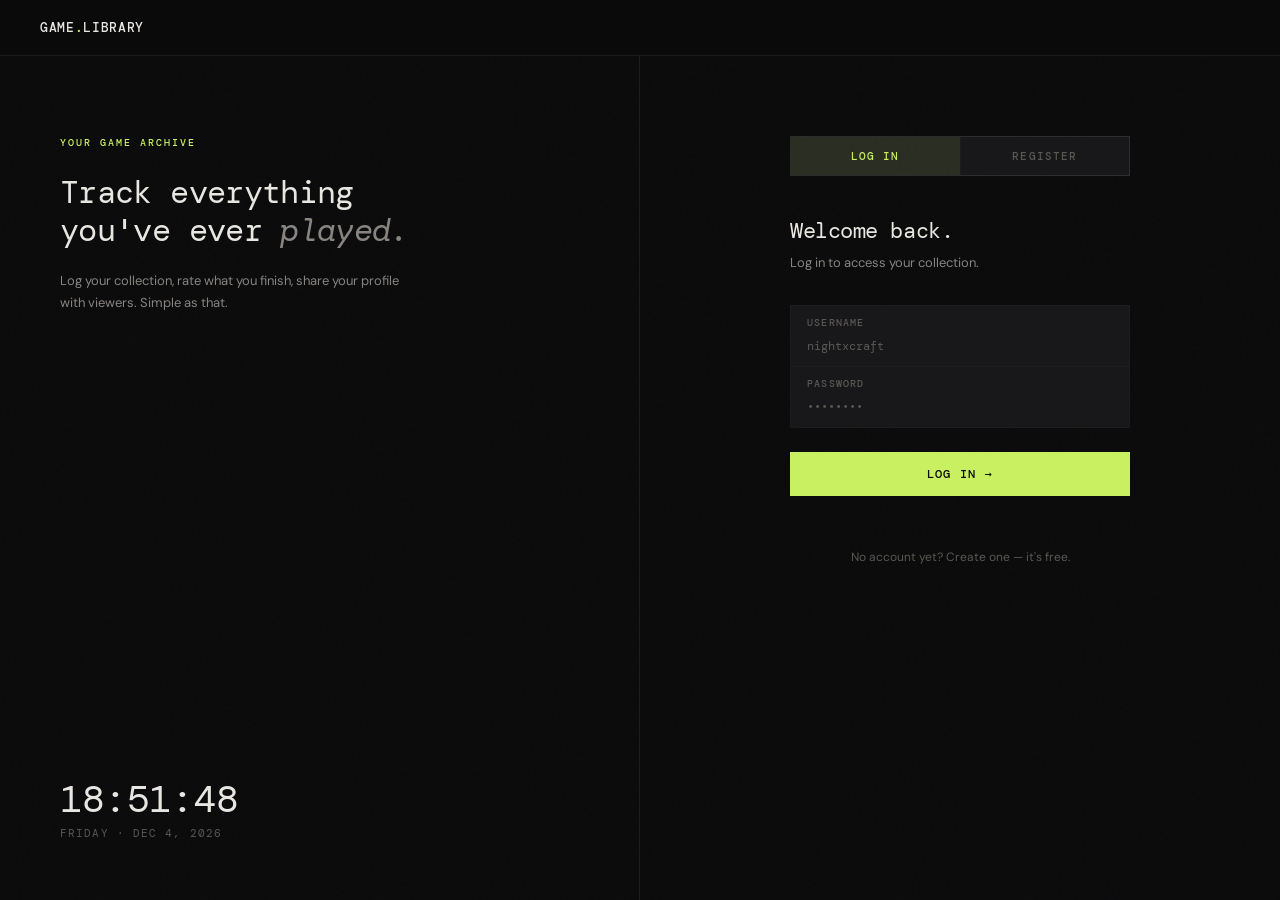
<file: frontend/index.html>
<!DOCTYPE html>
<html lang="en">
<head>
    <link rel="icon" href="data:image/svg+xml,<svg xmlns='http://www.w3.org/2000/svg' viewBox='0 0 100 100'><text y='.9em' font-size='90'>➜]</text></svg>">
    <meta charset="UTF-8">
    <meta name="viewport" content="width=device-width, initial-scale=1.0">
    <title>Game Library</title>

    <link rel="preconnect" href="https://fonts.googleapis.com">
    <link rel="preconnect" href="https://fonts.gstatic.com" crossorigin>
    <link href="https://fonts.googleapis.com/css2?family=DM+Mono:ital,wght@0,400;0,500;1,400&family=DM+Sans:wght@300;400;500;700&display=swap" rel="stylesheet">
    <link rel="stylesheet" href="./css/index.css">
    <link rel="stylesheet" href="css/main.css">
</head>
<body>
    
    <nav>
        <a class="nav-logo" href="#">game<span>.</span>Library</a>
    </nav>

    <div class="auth-layout">
        <div class="auth-left">
            <div class="left-grid"></div>
            <div class="left-inner">
                <div class="left-eyebrow">Your game archive</div>
                <div class="left-headline">Track everything<br>you've ever <em>played.</em></div>
                <div class="left-desc">Log your collection, rate what you finish, share your profile with viewers. Simple as that.</div>
                <div class="clock-wrap">
                    <div id="clock"></div>
                    <div id="date"></div>
                </div>
            </div>
        </div>

        <div class="auth-right">
            <div class="form-wrap">
                
                <div class="auth-tabs">
                    <button class="auth-tab active" id="tab-login">Log in</button>
                    <button class="auth-tab" id="tab-register">Register</button>
                </div>

                <!-- LOGIN -->
                <div class="auth-form visible" id="form-login">
                    <div class="form-title">Welcome back.</div>
                    <div class="form-sub">Log in to access your collection.</div>
                    <div class="field-group">
                        <div class="field">
                            <div class="field-label">Username</div>
                            <input class="field-input" type="text" id="username" placeholder="nightxcraft" autocomplete="username">
                        </div>
                        <div class="field">
                            <div class="field-label">Password</div>
                            <input class="field-input" type="password" id="password" placeholder="••••••••" autocomplete="current-password">
                        </div>
                    </div>
                    <button class="btn-submit" id="submitBtn" onclick="handleSubmit()">Log in →</button>
                    <div class="message" id="message"></div>
                    <div class="form-hint">No account yet? <a id="go-register">Create one — it's free.</a></div>
                </div>

                <!-- REGISTER -->
                 <div class="auth-form" id="form-register">
                    <div class="form-title">Create account.</div>
                    <div class="form-sub">Your archive starts here.</div>
                    <div class="field-group">
                        <div class="field">
                            <div class="field-label">Username</div>
                            <input class="field-input" type="text" id="reg-username" placeholder="nightxcraft" autocomplete="username">
                        </div>
                        <div class="field">
                            <div class="field-label">Email</div>
                            <input class="field-input" type="email" id="email" placeholder="you@example.com" autocomplete="email">
                        </div>
                        <div class="field">
                            <div class="field-label">Password</div>
                            <input class="field-input" type="password" id="reg-password" placeholder="••••••••" autocomplete="new-password">
                        </div>
                    </div>
                    <div class="strength-bar">
                        <div class="strength-seg" id="seg1"></div>
                        <div class="strength-seg" id="seg2"></div>
                        <div class="strength-seg" id="seg3"></div>
                    </div>
                    <div class="strength-label" id="strength-label"></div>
                    <button class="btn-submit" onclick="handleRegister()">Create account →</button>
                    <div class="message" id="message-reg"></div>
                    <div class="form-hint">Already have an account? <a id="go-login">Log in.</a></div>
                 </div>

            </div>
        </div>
    </div>

    <script src="./js/index.js"></script>
</body>
</html>
</file>
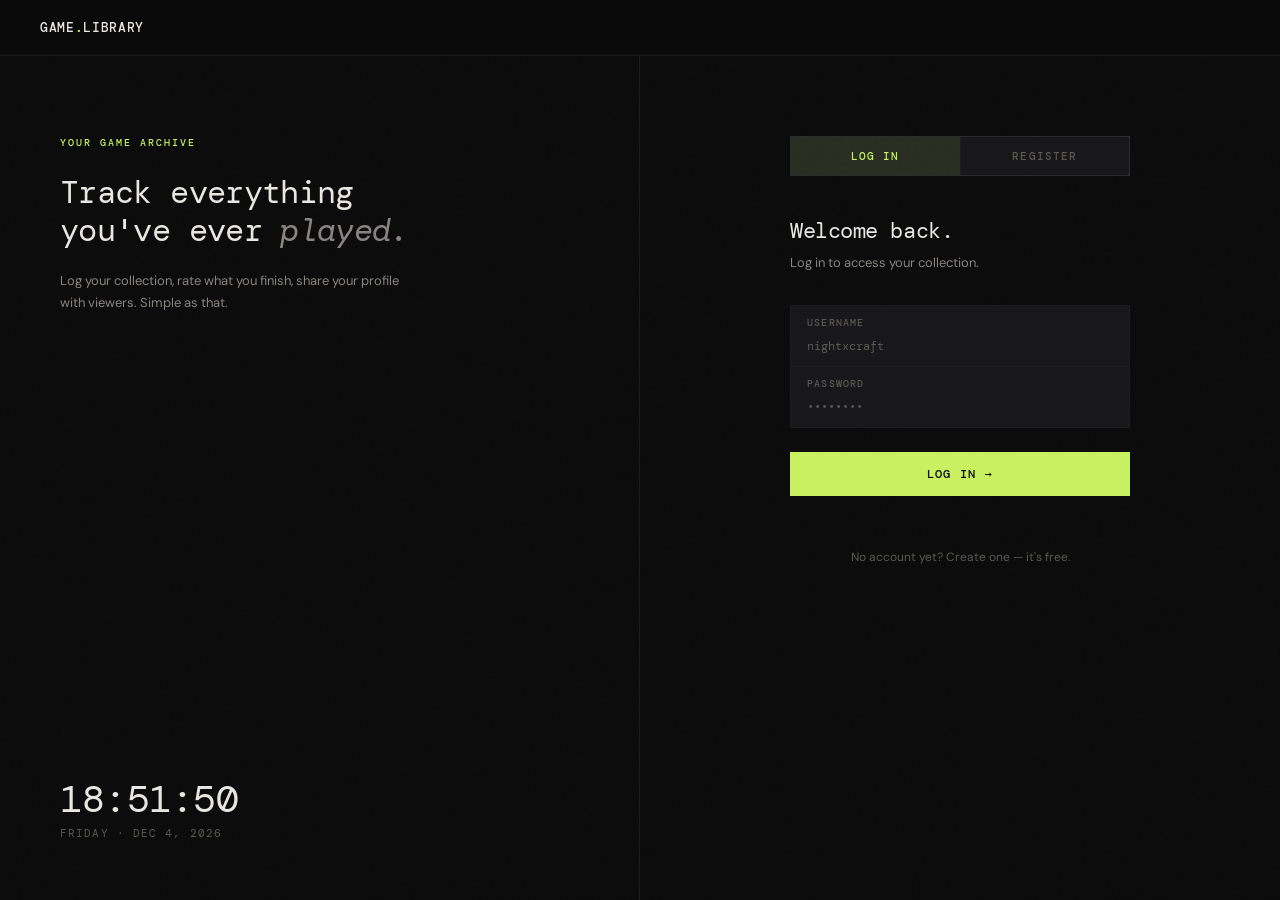
<file: frontend/games.html>
<!DOCTYPE html>
<html lang="en">
<head>
    <link rel="icon" href="data:image/svg+xml,<svg xmlns='http://www.w3.org/2000/svg' viewBox='0 0 100 100'><text y='.9em' font-size='90'>🎮</text></svg>">
    <meta charset="UTF-8">
    <meta name="viewport" content="width=device-width, initial-scale=1.0">
    <title>game.Library</title>
    <link rel="preconnect" href="https://fonts.googleapis.com">
    <link rel="preconnect" href="https://fonts.gstatic.com" crossorigin>
    <link href="https://fonts.googleapis.com/css2?family=DM+Mono:ital,wght@0,400;0,500;1,400&family=DM+Sans:wght@300;400;500;700&display=swap" rel="stylesheet">
    <link rel="stylesheet" href="css/main.css">
    <link rel="stylesheet" href="css/games.css">
</head>
<body>

    <div id="progress-bar"></div>

    <nav>
        <a class="nav-logo" href="#">game<span>.</span>library</a>
        <div class="nav-links">
            <a href="games.html" class="active">Library</a>
        </div>
        <div class="nav-right">
            <button onclick="window.location.href='profile.html'">Profile</button>
            <button onclick="logout()">Logout</button>
        </div>
    </nav>

    <div class="container">

        <!-- ADD GAME -->
         <div class="add-game">
            <div class="add-game-title">Add game</div>
            <div class="add-row">
                <div style="position: relative; flex: 1; min-width: 0;">
                    <input type="text" id="gameTitle" class="add-input" placeholder="Search title or paste link…"
                    oninput="searchGames(this.value)" onclick="searchGames(this.value)">
                    <div id="search-result" class="search-dropdown"></div>
                </div>
                <!--
                <select class="add-select" id="gameStatus">
                    <option value="PLANNED">Planned</option>
                    <option value="PLAYING">Playing</option>
                    <option value="COMPLETED">Completed</option>
                    <option value="DROPPED">Dropped</option>
                </select>
                -->
                <button class="btn-add" onclick="addGame()">Add</button>
                <button class="btn-manual" onclick="showManualForm()">Manual</button>
            </div>

            <!-- Manual form -->
             <div id="manual-form" style="display: none; margin-top: 1px;">
                <div class="add-row">
                    <select id="gameGenre" class="add-select" style="flex: 1;">
                            <option value="">Genre…</option>
                                <option>Action</option>
                                <option>RPG</option>
                                <option>Strategy</option>
                                <option>Simulator</option>
                                <option>Sports</option>
                                <option>Puzzle</option>
                                <option>Shooter</option>
                                <option>Other</option>
                            </select>
                    <select id="gamePlatform" class="add-select" style="flex: 1;">
                        <option value="">Platform…</option>
                        <option>PC</option>
                        <option>PlayStation 5</option>
                        <option>PlayStation 4</option>
                        <option>Xbox Series X|S</option>
                        <option>Nintendo Switch</option>
                        <option>Other</option>
                    </select>
                    <input type="number" id="gameYear" class="add-input" placeholder="Year" readonly
                        style="cursor: default;">
                    <select id="gameStatusManual" class="add-select" style="flex: none;">
                        <option value="PLANNED">Planned</option>
                        <option value="PLAYING">Playing</option>
                        <option value="COMPLETED">Completed</option>
                        <option value="DROPPED">Dropped</option>
                    </select>
                </div>
             </div>
         </div>

         <!-- TOOLBAR -->
          <div class="toolbar">
            <div class="toolbar-left">
                <input type="text" id="library-search" class="library-search" placeholder="Search in library…"
                oninput="searchLibrary(this.value)">
            </div>
            <div class="toolbar-right">
                <select class="sort-select" onchange="sortGames(this.value)">
                    <option value="">Sort by…</option>
                    <option value="title">Name</option>
                    <option value="rating">Rating</option>
                    <option value="status">Status</option>
                </select>
            </div>
          </div>

          <!-- FILTERS desktop -->
           <div class="filter-buttons-desktop filter-row">
            <button id="filter-ALL" class="filter-btn active" onclick="filterGames('ALL')">All</button>
            <button id="filter-PLANNED" class="filter-btn" onclick="filterGames('PLANNED')">Planned</button>
            <button id="filter-PLAYING" class="filter-btn" onclick="filterGames('PLAYING')">Playing</button>
            <button id="filter-DROPPED" class="filter-btn" onclick="filterGames('DROPPED')">Dropped</button>
            <button id="filter-COMPLETED" class="filter-btn" onclick="filterGames('COMPLETED')">Completed</button>
           </div>

           <!-- FILTERS mobile -->
           <div class="filter-buttons-mobile">
            <select class="add-select" style="width: 100%;" onchange="filterGames(this.value)">
                <option value="ALL">All</option>
                <option value="PLANNED">Planned</option>
                <option value="PLAYING">Playing</option>
                <option value="DROPPED">Dropped</option>
                <option value="COMPLETED">Completed</option>
            </select>
           </div>

           <!-- GRID -->
            <div class="games-grid" id="gamesGrid">
                <div class="empty">Loading your games…</div>
            </div>
            <div id="pagination" style="display: flex; align-items: center; justify-content: center; gap: 16px; padding: 24px 0;"></div>
    </div>

    <!-- OVERLAY -->
     <div id="overlay" onclick="closeSidebar()"></div>

     <!-- SIDEBAR -->
      <div id="sidebar" class="sidebar">
        <div id="sidebar-banner" class="sidebar-banner">
            <div class="sidebar-banner-fade"></div>
        </div>

        <div class="sidebar-header">
            <h2 id="sidebar-title" class="sidebar-title"></h2>
            <button onclick="closeSidebar()" class="sidebar-close">✕</button>
        </div>

        <div id="sidebar-meta" class="sidebar-meta"></div>
        <div id="sidebar-status"></div>

        <select id="status-select" onchange="updateStatus(this.value)" class="status-select">
            <option value="PLANNED">Planned</option>
            <option value="PLAYING">Playing</option>
            <option value="COMPLETED">Completed</option>
            <option value="DROPPED">Dropped</option>
        </select>

        <hr class="sidebar-divider">
        <h3 class="sidebar-section-title">PlayTime</h3>
        <div id="Playtime">
            <div class="add-row">
                <input type="text" id="addPlaytime" placeholder="hours" class="add-input">
                <button onclick="addPlaytime()" class="btn-save-review">Add time</button>
            </div>
        </div>
        <h3 class="sidebar-section-title">Review</h3>
        <div id="sidebar-reviews"></div>
      </div>

      <!-- BACK TO TOP -->
        <button id="back-to-top" onclick="window.scrollTo({top:0, behavior:'smooth'})">↑</button>

      <!-- CONFIRM DIALOG -->
        <div id="confirm-dialog">
            <div class="confirm-box">
                <p>Are you sure you want to delete this game?</p>
                <div class="confirm-actions">
                    <button class="btn-confirm-yes" id="confirm-yes">Delete</button>
                    <button class="btn-confirm-no" id="confirm-no">Cancel</button>
                </div>
            </div>
        </div>

        <script src="./js/auth.js"></script>
        <script src="./js/games.js"></script>
</body>
</html>
</file>
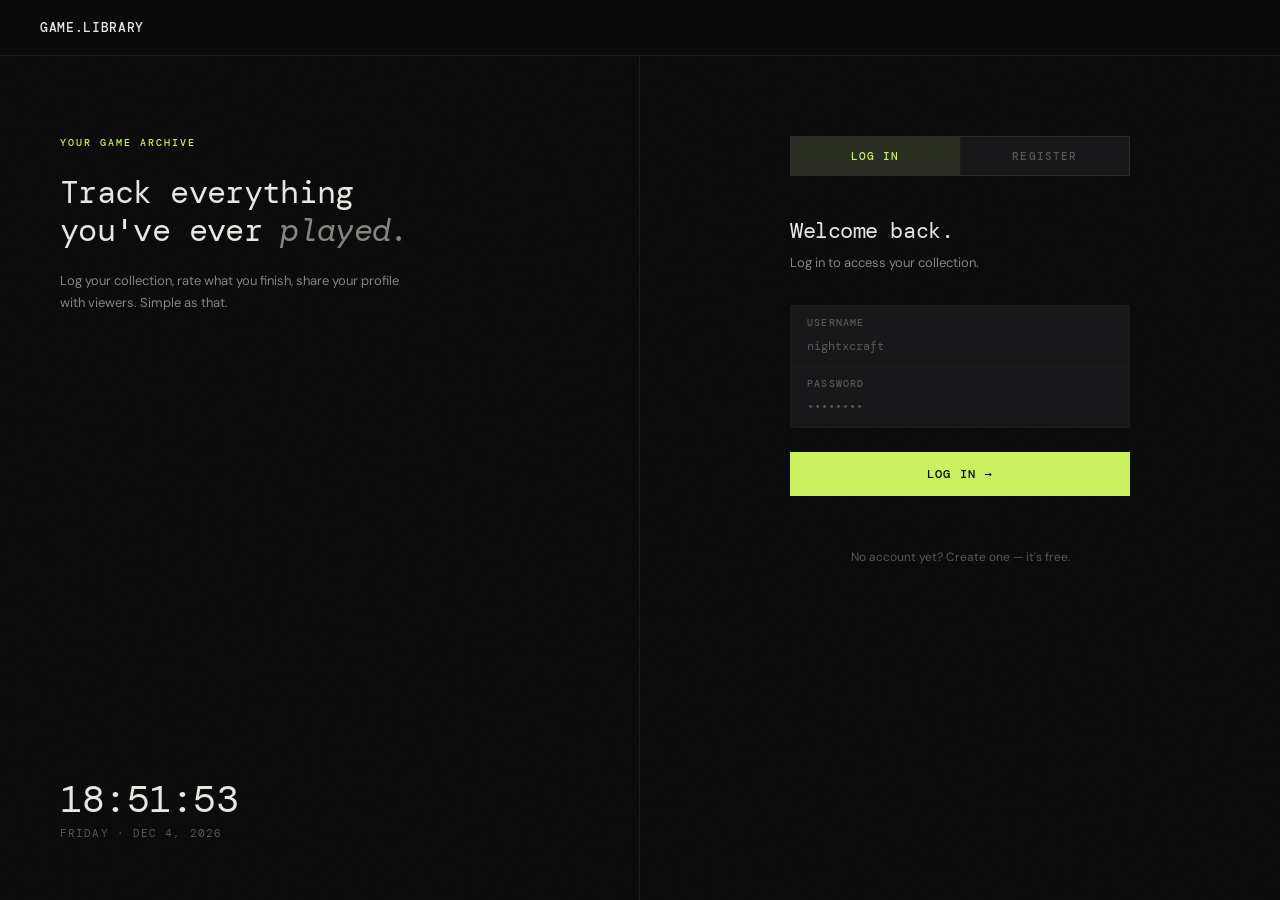
<file: frontend/profile.html>
<!DOCTYPE html>
<html lang="en">

<head>
    <link rel="icon"
        href="data:image/svg+xml,<svg xmlns='http://www.w3.org/2000/svg' viewBox='0 0 100 100'><text y='.9em' font-size='90'>👤</text></svg>">
    <meta charset="UTF-8">
    <meta name="viewport" content="width=device-width, initial-scale=1.0">
    <title>game.Library — Profile</title>
    <link rel="preconnect" href="https://fonts.googleapis.com">
    <link rel="preconnect" href="https://fonts.gstatic.com" crossorigin>
    <link
        href="https://fonts.googleapis.com/css2?family=DM+Mono:ital,wght@0,400;0,500;1,400&family=DM+Sans:wght@300;400;500;700&display=swap"
        rel="stylesheet">
    <link rel="stylesheet" href="css/main.css">
    <link rel="stylesheet" href="css/profile.css">
</head>

<body>
    <div id="progress-bar"></div>
    <nav>
        <a class="nav-logo" href="#">game<span>.</span>library</a>
        <div class="nav-links">
            <a href="profile.html" class="active">Profile</a>
        </div>
        <div class="nav-right">
            <div style="position: relative; display: flex; align-items: center;">
                <div id="user-search-wrap" class="search-wrap">
                    <input 
                        type="text" 
                        id="user-search" 
                        class="library-search" 
                        placeholder="Search users…"
                        oninput="searchUsers(this.value)"
                        autocomplete="off">
                    <div id="user-search-results" class="search-results"></div>
                </div>
                <button id="search-toggle" class="search-toggle" onclick="toggleSearch()">⌕</button>
            </div>
            <button onclick="window.location.href='games.html'">Library</button>
            <button onclick="logout()">Logout</button>
        </div>
    </nav>

    <div class="container">

        <!-- PROFILE HEADER -->
        <div class="profile-header">
            <div class="profile-avatar-wrap">
                <div id="profile-avatar" class="profile-avatar">P</div>
                <div class="online-dot"></div>
            </div>
            <div class="profile-info">
                <div class="profile-handle-label">@<span id="profile-username">username</span></div>
                <div style="display: flex; align-items: center; gap: 12px;">
                    <div class="profile-name" id="profile-display-name">username</div>
                    <button id="btn-edit-displayname" class="btn-edit-name" onclick="editDisplayName()">Edit</button>
                </div>
                <div class="profile-email" id="profile-email"></div>
                <div class="profile-stats">
                    <div class="pstat">
                        <div class="pstat-n" id="count-total">0</div>
                        <div class="pstat-l">All games</div>
                    </div>
                    <div class="pstat">
                        <div class="pstat-n" id="count-completed">0</div>
                        <div class="pstat-l">Completed</div>
                    </div>
                    <div class="pstat">
                        <div class="pstat-n" id="count-playing">0</div>
                        <div class="pstat-l">Playing</div>
                    </div>
                    <div class="pstat">
                        <div class="pstat-n" id="count-planned">0</div>
                        <div class="pstat-l">Planned</div>
                    </div>
                    <div class="pstat">
                        <div class="pstat-n" id="count-dropped">0</div>
                        <div class="pstat-l">Dropped</div>
                    </div>
                </div>
            </div>
        </div>

        <!-- CURRENTLY PLAYING -->
        <div class="currently-playing" id="currently-playing" style="display:none;">
            <div class="cp-label">▶ Now playing</div>
            <div class="cp-title" id="cp-title">—</div>
            <div class="cp-sub" id="cp-sub">—</div>
        </div>

        <!-- STATS ROW -->
        <div class="section">
            <div class="section-header">
                <div class="section-title">Statistics</div>
            </div>
            <div class="stats-row">
                <div class="stat-block">
                    <div class="stat-block-n">
                        <span id="total-hours">—</span><span class="stat-block-unit">h </span>
                        <span id="total-minutes">—</span><span class="stat-block-unit">m</span>
                    </div>
                    <div class="stat-block-l">Total time played</div>
                    <div class="stat-block-sub"></div>
                </div>
                <div class="stat-block">
                    <div class="stat-block-n" id="avg-rating">—</div>
                    <div class="stat-block-l">Average score</div>
                    <div class="stat-block-sub" id="avg-rating-sub"></div>
                </div>
                <div class="stat-block">
                    <div class="stat-block-n" id="top-genre">—</div>
                    <div class="stat-block-l">Favourite genre</div>
                    <div id="top-genres" class="genre-list"></div>
                </div>
                <div class="stat-block">
                    <div class="stat-block-n"><span id="completion-rate">—</span><span class="stat-block-unit">%</span>
                    </div>
                    <div class="stat-block-l">Completion rate</div>
                    <div class="stat-block-sub" id="completion-sub"></div>
                </div>
            </div>
        </div>
        <!-- RECENT ACTIVITY -->
        <div class="section">
            <div class="section-header">
                <div class="section-title">Recent reviews</div>
            </div>
            <div id="last-reviews" class="recent-list"></div>
        </div>

    </div>

    <script src="js/auth.js"></script>
    <script src="js/profile.js"></script>
</body>

</html>
</file>
<file: frontend/css/index.css>
*,
*::before,
*::after {
    box-sizing: border-box;
    margin: 0;
    padding: 0;
}

:root {
    --bg: #0b0b0c;
    --surface: #111113;
    --surface2: #18181b;
    --surface3: #1e1e22;
    --border: rgba(255, 255, 255, 0.07);
    --border-strong: rgba(255, 255, 255, 0.14);
    --accent: #c8f060;
    --accent-dim: rgba(200, 240, 96, 0.08);
    --text: #e8e6e0;
    --text-muted: #5a5852;
    --text-sub: #888480;
    --error: #f06060;
    --font-mono: 'DM Mono', monospace;
    --font-ui: 'DM Sans', sans-serif;
}

html,
body {
    height: 100%;
    background: var(--bg);
    color: var(--text);
    font-family: var(--font-ui);
    font-size: 16px;
}

body::before {
    content: '';
    position: fixed;
    inset: 0;
    background-image: url("data:image/svg+xml,%3Csvg viewBox='0 0 256 256' xmlns='http://www.w3.org/2000/svg'%3E%3Cfilter id='n'%3E%3CfeTurbulence type='fractalNoise' baseFrequency='0.9' numOctaves='4' stitchTiles='stitch'/%3E%3C/filter%3E%3Crect width='100%25' height='100%25' filter='url(%23n)' opacity='0.04'/%3E%3C/svg%3E");
    opacity: 0.4;
    pointer-events: none;
    z-index: 0;
}

nav {
    position: fixed;
    top: 0;
    left: 0;
    right: 0;
    z-index: 100;
    display: flex;
    align-items: center;
    padding: 0 40px;
    height: 56px;
    border-bottom: 1px solid var(--border);
    background: rgba(11, 11, 12, 0.9);
    backdrop-filter: blur(12px);
}

.nav-logo {
    font-family: var(--font-mono);
    font-weight: 500;
    font-size: 13px;
    letter-spacing: 0.05em;
    color: var(--text);
    text-decoration: none;
}

.nav-logo span {
    color: var(--accent);
}

.auth-layout {
    position: relative;
    z-index: 1;
    min-height: 100vh;
    display: grid;
    grid-template-columns: 1fr 1fr;
}

.auth-left {
    border-right: 1px solid var(--border);
    padding-top: 56px;
    display: flex; flex-direction: column;
    position: relative; overflow: hidden;
}

.auth-grid {
    position: absolute; inset: 0;
    background-image: 
        repeating-linear-gradient(0deg, transparent, transparent 79px, rgba(255,255,255,0.02) 79px, rgba(255,255,255,0.02) 80px),
        repeating-linear-gradient(90deg, transparent, transparent 79px, rgba(255,255,255,0.02) 79px, rgba(255,255,255,0.02) 80px);
    pointer-events: none;
}

.left-inner {
    flex: 1; display: flex; flex-direction: column;
    justify-content: flex-start;
    padding: 80px 60px 60px;
}

.left-eyebrow {
    font-family: var(--font-mono); font-size: 10px; font-weight: 500;
    letter-spacing: 0.2em; text-transform: uppercase;
    color: var(--accent); margin-bottom: 24px;
}

.left-headline {
    font-family: var(--font-mono); font-size: 32px; font-weight: 400;
    line-height: 1.2; color: var(--text); letter-spacing: -0.02em; margin-bottom: 20px;
}

.left-headline em {
    font-style: italic; color: var(--text-sub);
}

.left-desc {
    font-size: 13px; color: var(--text-sub); line-height: 1.7;
    max-width: 340px; margin-bottom: 48px;
}

.clock-wrap {
    margin-top: auto; padding-top: 60px;
}

#clock {
    font-family: var(--font-mono); font-size: 38px; font-weight: 400;
    color: var(--text); letter-spacing: -0.02em; line-height: 1;
}

#date {
    font-family: var(--font-mono); font-size: 11px; color: var(--text-muted);
    letter-spacing: 0.1em; text-transform: uppercase; margin-top: 8px;
}

.auth-right {
    padding-top: 56px; display: flex; flex-direction: column;
}

.form-wrap {
    flex: 1; display: flex; flex-direction: column;
    justify-content: flex-start; padding: 80px 80px 60px;
    max-width: 500px;
    margin: 0 auto;
    width: 100%;
}

.auth-tabs {
    display: flex; gap: 1px; background: var(--border);
    margin-bottom: 40px; border: 1px solid var(--border);
}

.auth-tab {
    flex: 1; font-family: var(--font-mono); font-size: 11px; font-weight: 500;
    letter-spacing: 0.1em; text-transform: uppercase;
    background: var(--surface2); color: var(--text-muted);
    border: none; padding: 12px; cursor: pointer;
    transition: color 0.15s, background 0.15s;
}

.auth-tab:hover {
    color: var(--text);
}
.auth-tab.active {
    background: var(--accent-dim); color: var(--accent);
}

.auth-form {
    display: none; flex-direction: column;
}
.auth-form.visible {
    display: flex; animation: fadeUp 0.25s ease both;
}

.form-title {
    font-family: var(--font-mono); font-size: 22px; font-weight: 400;
    color: var(--text); letter-spacing: -0.02em; margin-bottom: 8px;
}

.form-sub {
    font-size: 13px; color: var(--text-sub); margin-bottom: 32px; line-height: 1.5;
}

.field-group {
    border: 1px solid var(--border); margin-bottom: 20px;
    transition: border-color 0.15s;
}

.field-group:focus-within {
    border-color: rgba(200, 240, 96, 0.25);
}
.field {
    display: flex; 
    flex-direction: column;
}
.field + .field {
    border-top: 1px solid var(--border);
}
.field-label {
    font-family: var(--font-mono); font-size: 10px; font-weight: 500;
    letter-spacing: 0.12em; text-transform: uppercase;
    color: var(--text-muted); padding: 10px 16px 0;
    background: var(--surface2);
    transition: color 0.15s;
}

.field-group:focus-within .field-label { color: var(--text-sub);}
.field-input {
    font-family: var(--font-mono); font-size: 13px;
    background: var(--surface2); border: none;
    color: var(--text); padding: 8px 16px 12px;
    outline: none; width: 100%;
    transition: background 0.15s;
}
.field-input::placeholder {color: var(--text-muted); font-size: 12px;}
.field-input:focus {background: var(--surface3);}

.btn-submit {
    font-family: var(--font-mono); font-size: 12px; font-weight: 500;
    letter-spacing: 0.1em; text-transform: uppercase;
    background:var(--accent); color: #0b0b0c;
    border: none; padding: 14px 24px; cursor: pointer;
    width: 100%; transition: opacity 0.15s; margin-top: 4px;
}

.btn-submit:hover {opacity: 0.85;}

.form-hint {
    font-size: 12px; color: var(--text-muted);
    text-align: center; margin-top: 20px; line-height: 1.5;
}
.form-hint a:hover {color: var(--accent);}



.message {
    font-family: var(--font-mono); font-size: 11px;
    letter-spacing: 0.05em; margin-top: 14px;
    min-height: 18px; text-align: center;
}
.error {color: var(--error);}
.success {color: var(--accent);}

/* Password strength */
.strength-bar {display: flex; gap: 3px; margin-top: 8px;}
.strength-seg {flex: 1; height: 2px; background: var(--border-strong); transition: background 0.3s;}
.strength-seg.weak {background: var(--error);}
.strength-seg.medium {background: #d4a853;}
.strength-seg.strong {background: var(--accent);}
.strength-label {
    font-family: var(--font-mono); font-size: 10px;
    color: var(--text-muted); margin-top: 5px; letter-spacing: 0.05em;
    margin-bottom: 20px;
}

@keyframes fadeUp {
    from { opacity: 0; transform: translateY(8px);}
    to { opacity: 1; transform: translateY(0);}
}

@media (max-width: 768px) {
    nav {padding: 0 20px;}

    .auth-layout {grid-template-columns: 1fr;}
    .auth-left {display: none;}
    .form-wrap {
        padding: 40px 32px;
        justify-content: center;}


}
</file>
<file: frontend/css/main.css>
*, *::before, *::after { box-sizing: border-box; margin: 0; padding: 0; }

:root {
    --bg: #0b0b0c;
    --surface: #111113;
    --surface2: #18181b;
    --surface3: #1e1e22;
    --border: rgba(255,255,255,0.07);
    --border-strong: rgba(255,255,255,0.14);
    --accent: #c8f060;
    --accent-dim: rgba(200,240,96,0.08);
    --text: #e8e6e0;
    --text-muted: #5a5852;
    --text-sub: #888480;
    --error: #f06060;
    --font-mono: 'DM Mono', monospace;
    --font-ui: 'DM Sans', sans-serif;
}

body {
    font-family: var(--font-ui);
    background: var(--bg);
    color: var(--text);
    min-height: 100vh;
    animation: fadeIn 0.3s ease;
}

@keyframes fadeIn {
    from { opacity: 0; }
    to { opacity: 1; }
}

body::before {
    content: '';
    position: fixed; inset: 0;
    background-image: url("data:image/svg+xml,%3Csvg viewBox='0 0 256 256' xmlns='http://www.w3.org/2000/svg'%3E%3Cfilter id='n'%3E%3CfeTurbulence type='fractalNoise' baseFrequency='0.9' numOctaves='4' stitchTiles='stitch'/%3E%3C/filter%3E%3Crect width='100%25' height='100%25' filter='url(%23n)' opacity='0.04'/%3E%3C/svg%3E");
    opacity: 0.4; pointer-events: none; z-index: 0;
}

/* NAV */
nav {
    position: fixed; top: 0; left: 0; right: 0; z-index: 100;
    display: flex; align-items: center; justify-content: space-between;
    padding: 0 40px; height: 56px;
    border-bottom: 1px solid var(--border);
    background: rgba(11, 11, 12, 0.9);
    backdrop-filter: blur(12px);
}

.nav-logo {
    font-family: var(--font-mono); font-weight: 500; font-size: 13px;
    letter-spacing: 0.05em; color: var(--text); text-decoration: none;
}
.nav-logo span { color: var(--accent); }

.nav-links { display: flex; gap: 32px; }
.nav-links a, nav a {
    font-size: 11px; font-weight: 500;
    letter-spacing: 0.1em; text-transform: uppercase;
    color: var(--text-muted); text-decoration: none;
    transition: color 0.2s;
}
.nav-links a:hover, nav a:hover { color: var(--text); }
.nav-links a.active { color: var(--accent); }

.nav-right { display: flex; align-items: center; gap: 10px; }

nav button {
    font-family: var(--font-mono);
    font-size: 11px; font-weight: 500;
    letter-spacing: 0.05em;
    padding: 6px 14px;
    border: 1px solid var(--border-strong);
    background: transparent;
    color: var(--text-sub);
    cursor: pointer;
    border-radius: 0;
    transition: color 0.2s, border-color 0.2s;
    width: auto;
}
nav button:hover { color: var(--text); border-color: rgba(255, 255, 255, 0.25); }

/* PAGE CONTAINER */
.container {
    position: relative; z-index: 1;
    max-width: 1000px;
    margin: 0 auto;
    padding: 88px 40px 80px;
    width: 100%;
}
/* STATUS BADGES */
.status-badge {
    font-family: var(--font-mono);
    font-size: 9px; font-weight: 500;
    letter-spacing: 0.1em; text-transform: uppercase;
    padding: 3px 8px; border: 1px solid;
    display: inline-block;
}
.PLANNED { color: var(--text-sub); border-color: var(--border-strong); }
.PLAYING { color: #60b8f0; border-color: rgba(96, 184, 240, 0.3); }
.COMPLETED { color: var(--accent); border-color: rgba(200, 240, 96, 0.3); }
.DROPPED { color: #f06060; border-color: rgba(240, 96, 96, 0.3); }

/* PROGRESS BAR */
#progress-bar {
    position: fixed; top: 0; left: 0;
    height: 3px; width: 0%;
    background: var(--accent);
    z-index: 9999;
    transition: width 0.4s ease, opacity 0.4s ease;
    opacity: 1;
}

/* TOAST */
.toast {
    position: fixed; bottom: 32px; left: 50%;
    transform: translateX(-50%) translateY(100px);
    background: var(--surface);
    border: 1px solid var(--border-strong);
    color: var(--text);
    padding: 12px 24px;
    font-family: var(--font-mono); font-size: 12px;
    letter-spacing: 0.05em;
    z-index: 9999; transition: transform 0.3s ease;
    min-width: 200px; text-align: center;
}
.toast.show { transform: translateX(-50%) translateY(0); }
.toast.success { border-color: rgba(200, 240, 96, 0.3); color: var(--accent); }
.toast.error { border-color: rgba(240, 96, 96, 0.3); color: #f06060; }

/* SKELETON */
.skeleton {
    background: var(--surface);
    border: 1px solid var(--border);
    overflow: hidden;
}
.skeleton-img {
    width: 100%; height: 160px;
    background: linear-gradient(90deg, var(--surface2) 25%, var(--surface3) 50%, var(--surface2) 75%);
    background-size: 200% 100%;
    animation: shimmer 1.5s infinite;
}
.skeleton-line {
    height: 12px;
    background: linear-gradient(90deg, var(--surface2) 25%, var(--surface3) 50%, var(--surface2) 75%);
    background-size: 200% 100%;
    animation: shimmer 1.5s infinite;
    margin-bottom: 8px;
}
@keyframes shimmer {
    0% { background-position: 200% 0; }
    100% { background-position: -200% 0; }
}

/* EMPTY STATE */
.empty {
    text-align: center; color: var(--text-muted);
    padding: 80px 0; font-size: 13px;
    font-family: var(--font-mono); letter-spacing: 0.05em;
}

/* CONFIRM DIALOG */
#confirm-dialog {
    display: none; position: fixed; inset: 0;
    background: rgba(0, 0, 0, 0.6); z-index: 9999;
    align-items: center; justify-content: center;
    opacity: 0; /* ← было 1, должно быть 0 */
    transition: opacity 0.2s ease;
}
#confirm-dialog.visible {
    opacity: 1;
}
.confirm-box {
    background: var(--surface);
    border: 1px solid var(--border-strong);
    padding: 32px; min-width: 320px; text-align: center;
}
.confirm-box p {
    font-size: 14px; color: var(--text); margin-bottom: 24px; line-height: 1.5;
}
.confirm-actions { display: flex; gap: 1px; background: var(--border); }
.btn-confirm-yes {
    flex: 1; padding: 12px;
    background: rgba(240, 96, 96, 0.1); color: #f06060;
    border: none; cursor: pointer; font-family: var(--font-mono);
    font-size: 11px; letter-spacing: 0.08em; text-transform: uppercase;
    transition: background 0.15s;
}
.btn-confirm-yes:hover { background: rgba(240, 96, 96, 0.2); }
.btn-confirm-no {
    flex: 1; padding: 12px;
    background: var(--surface2); color: var(--text-sub);
    border: none; cursor: pointer; font-family: var(--font-mono);
    font-size: 11px; letter-spacing: 0.08em; text-transform: uppercase;
    transition: background 0.15s;
}
.btn-confirm-no:hover { background: var(--surface3); color: var(--text); }

/* BACK TO TOP */
#back-to-top {
    display: none; position: fixed;
    bottom: 32px; right: 32px;
    background: var(--surface);
    border: 1px solid var(--border-strong);
    color: var(--text-sub);
    width: 40px; height: 40px;
    font-size: 16px; cursor: pointer;
    z-index: 999;
    transition: color 0.2s, border-color 0.2s;
}
#back-to-top:hover { color: var(--accent); border-color: rgba(200, 240, 96, 0.3); }

/* OVERLAY */
#overlay {
    display: none; position: fixed; inset: 0;
    background: rgba(0, 0, 0, 0.5); z-index: 99;
}

/* RESPONSIVE */
@media (max-width: 768px) {
    nav { padding: 0 20px; }
    .container { 
        padding: 76px 16px 60px; 
        max-width: 100%;
    }
}
@media (max-width: 600px) {
    .filter-buttons-desktop { display: none !important; }
    .filter-buttons-mobile { display: block !important; }
}
@media (min-width: 601px) {
    .filter-buttons-mobile { display: none !important; }
}


::-webkit-scrollbar {
    width: 4px;
}
::-webkit-scrollbar-track {
    background: var(--bg);
}
::-webkit-scrollbar-thumb {
    background: var(--border-strong);
    }
::-webkit-scrollbar-thumb:hover {
    background: var(--text-muted);
}
@media (max-width: 768px) {
    .search-wrap,
    #search-toggle {
        display: none !important;
    }
}
</file>
<file: frontend/css/games.css>
/* ADD GAME BLOCK*/
.add-game {
    border: 1px solid var(--border);
    background: var(--surface);
    padding: 24px;
    margin-bottom: 28px;
}

.add-game-title {
    font-family: var(--font-mono); font-size: 10px; font-weight: 500;
    letter-spacing: 0.15em; text-transform: uppercase;
    color: var(--accent); margin-bottom: 14px;
    display: flex; align-items: center; gap: 8px;
}

.add-game-title::before { content: '+'; font-size: 14px;}

.add-row {
    display: flex; gap: 1px;
    background: var(--border);
    flex-wrap: wrap;
}

.add-input {
    font-family: var(--font-mono); font-size: 12px;
    background: var(--surface2); border: none;
    color: var(--text); padding: 12px 16px;
    outline: none; flex: 1; min-width: 0;
    transition: background 0.15s;
    width: 100%;
}
.add-input::placeholder { color: var(--text-muted);}
.add-input:focus { background: var(--surface3);}

.add-select {
    font-family: var(--font-mono); font-size: 12px;
    background-color: var(--surface2); 
    border: none;
    color: var(--text-sub); padding: 12px 32px 12px 16px; 
    outline: none; cursor: pointer;
    appearance: none; -webkit-appearance: none;
    min-width: 140px;
    transition: background 0.15s;
    width: 130px; flex: none;
    background-image: url("data:image/svg+xml,%3Csvg xmlns='http://www.w3.org/2000/svg' width='10' height='6' viewBox='0 0 10 6'%3E%3Cpath d='M0 0l5 6 5-6z' fill='%23c8f060'/%3E%3C/svg%3E");
    background-repeat: no-repeat;
    background-position: right 12px center;
}

.add-select:focus { background-color: var(--surface3);}
.add-select option { background: var(--surface2);}

.btn-add {
    font-family: var(--font-mono); font-size: 11px; font-weight: 500;
    letter-spacing: 0.08em; text-transform: uppercase;
    background: var(--accent); color: #0b0b0c;
    border: none; padding: 12px 20px; cursor: pointer;
    white-space: nowrap; transition: opacity 0.15s;
    flex: none;
}
.btn-add:hover {opacity: 0.85;}

.btn-manual {
    font-family: var(--font-mono); font-size: 11px; font-weight: 500;
    letter-spacing: 0.08em; text-transform: uppercase;
    background: var(--surface2); color: var(--text-sub);
    border: none; padding: 12px 20px; cursor: pointer;
    white-space: nowrap; transition: color 0.15s, background 0.15s;
    flex: none;
}
.btn-manual:hover { color: var(--text); background: var(--surface3);}

/* SEARCH DROPDOWN */
.search-dropdown {
    position: absolute;
    background: var(--surface);
    border: 1px solid var(--border-strong);
    width: 100%; max-height: 280px;
    overflow-y: auto; z-index: 100; display: none;
    top: 100%; left: 0;
}
.search-dropdown::-webkit-scrollbar {width: 4px;}
.search-dropdown::-webkit-scrollbar-track { background: var(--surface);}
.search-dropdown::-webkit-scrollbar-thumb { background: var(--border-strong);}

/* TOOLBAR */
.toolbar {
    display: flex; align-items: center; justify-content: space-between;
    gap: 12px; margin-bottom: 0;
    padding-bottom: 14px;
    border-bottom: 1px solid var(--border);
}

.library-search {
    font-family: var(--font-mono); font-size: 12px;
    background: transparent; border: none; border-bottom: 1px solid var(--border);
    color: var(--text); padding: 6px 0; outline: none;
    width: 400px; transition: border-color 0.15s;
}
.library-search::placeholder {color: var(--text-muted);}
.library-search:focus { border-bottom-color: rgba(200, 240, 96, 0.4);}

.sort-select {
    font-family: var(--font-mono); font-size: 11px;
    background: var(--surface); border: 1px solid var(--border);
    color: var(--text-sub); padding: 6px 12px;
    outline: none; cursor: pointer; appearance: none;
    -webkit-appearance: none;
}
.sort-select:focus { border-color: var(--border-strong);}
.sort-select option { background: var(--surface2);}
.search-item { padding: 10px; cursor: pointer; }
.review-actions { display: flex; gap: 1px; }
.other-reviews-title { margin-top: 20px; }
.review-score-other { font-size: 14px; }
.review-btn-flex { flex: 1; padding: 14px; }

/* FILTER ROW */
.filter-row {
    display: flex; gap: 1px;
    background: var(--border);
    margin-bottom: 1px;
}
.filter-row::after {
    content: ''; flex: 1;
    background: var(--surface); min-width: 0;
}
.filter-btn {
    font-family: var(--font-mono); font-size: 11px; font-weight: 400;
    letter-spacing: 0.05em; background: var(--surface);
    color: var(--text-muted); border: none; padding: 10px 18px;
    cursor: pointer; white-space: nowrap;
    transition: color 0.15s, background 0.15s;
}
.filter-btn:hover {color: var(--text); background: var(--surface2);}
.filter-btn:active {color: var(--accent); background: var(--accent-dim);}

/* GAMES GRID */
.games-grid {
    display: grid;
    grid-template-columns: repeat(5, 1fr);
    gap: 8px;
    border: none;
}

.skeleton-body { padding: 16px; }
.skeleton-line-70 { width: 70%; }
.skeleton-line-50 { width: 50%; }
.skeleton-line-30 { width: 30%; }

/* GAME CARD */
.game-card {
    background: var(--surface);
    border: 1px solid var(--border);
    border-bottom: 1px solid var(--border);
    cursor: pointer; overflow: hidden;
    display: flex; flex-direction: column;
    transition: background 0.15s;
    position: relative;
}

.game-card:hover {background: var(--surface2);}

.game-cover {
    width: 100%; aspect-ratio: 2/3;
    position: relative; overflow: hidden;
    background: var(--surface2);
}
.game-cover img {
    width: 100%; height: 100%; object-fit: cover; display: block;
    object-position: top;
    transition: opacity 0.2s ease;
}
.game-card:hover .game-cover img { opacity: 0.85; }

.game-cover-placeholder {
    width: 100%; height: 100%;
    display: flex; align-items: center; justify-content: center;
}

.game-info {
    padding: 12px 14px;
    flex: 1; display: flex; flex-direction: column; gap: 8px;
    border-top: 1px solid var(--border);
}
.game-title {
    font-family: var(--font-mono); font-size: 13px; font-weight: 500;
    color: var(--text); line-height: 1.2;    
}
.game-meta {
    font-size: 10px; color: var(--text-muted);
    letter-spacing: 0.05em; text-transform: uppercase;
    display: flex;
    justify-content: space-between;
    align-items: center;
}
.game-footer {
    display: flex; align-items: center; justify-content: space-between;
    margin-top: auto;
}
.game-score-row { display: flex; align-items: center; gap: 6px;}

.game-playtime {
    font-family: var(--font-mono);
    font-size: 11px;
    color: var(--text-muted);
    letter-spacing: 0.05em;

}

.star {font-size: 11px; color: #d4a853; cursor: pointer;}
.score-val {
    font-family: var(--font-mono); font-size: 12px; font-weight: 500;
    color: var(--text-sub);
}
.btn-delete {
    font-family: var(--font-mono); font-size: 9px;
    letter-spacing: 0.08em; text-transform: uppercase;
    background: transparent; border: 1px solid transparent;
    color: var(--text-muted); cursor: pointer; padding: 3px 8px;
    transition: color 0.15s, border-color 0.15s;
}
.btn-delete:hover {color: #f06060; border-color: rgba(240, 96, 96, 0.3);}

.no-cover-label {
    font-family: var(--font-mono);
    font-size: 10px;
    color: var(--text-muted);
    letter-spacing: 0.1em;
}

/* SIDEBAR */
.sidebar {
    position: fixed; top: 0; right: 0;
    width: 480px; height: 100%;
    background: var(--surface);
    border-left: 1px solid var(--border-strong);
    z-index: 100;
    transform:  translateX(100%);
    transition: transform 0.3s ease;
    overflow-y: auto; padding: 0 0 40px;
}
.sidebar::-webkit-scrollbar {width: 4px}
.sidebar::-webkit-scrollbar-track {background: var(--surface);}
.sidebar::-webkit-scrollbar-thumb {background: var(--border-strong);}

.sidebar-banner {
    width: 100%; height: 200px;
    background: var(--surface2);
    background-size: cover; background-position: center;
    position: relative; flex-shrink: 0;
}
.sidebar-banner-fade {
    position: absolute; bottom: 0; left: 0; right: 0; height: 80px;
    background: linear-gradient(to bottom, transparent, var(--surface));
}
.sidebar-header {
    display: flex; justify-content: space-between; align-items: flex-start;
    padding: 20px 24px 0;
}
.sidebar-title {
    font-family: var(--font-mono); font-size: 22px; font-weight: 400;
    color: var(--text); letter-spacing: -0.02em; line-height: 1.2;
}
.sidebar-close {
    background: transparent; border: none;
    color: var(--text-muted); font-size: 16px; cursor: pointer;
    padding: 4px; transition: color 0.15s; flex-shrink: 0; margin-top: 4px;
}
.sidebar-close:hover {color: var(--text);}
.sidebar-meta{
    font-size: 10px; color: var(--text-muted);
    text-transform: uppercase; letter-spacing: 0.08em;
    padding: 8px 24px 16px;
}

.sidebar-completed {
    font-family: var(--font-mono);
    font-size: 11px;
    color: var(--text-muted);
    letter-spacing: 0.05em;
    text-transform: uppercase;
    margin-top: 6px;
    display: none;
}
.status-select {
    font-family: var(--font-mono); font-size: 12px;
    background: var(--surface2); border: none;
    border-top: 1px solid var(--border);
    border-bottom: 1px solid var(--border);
    color: var(--text); padding: 12px 24px;
    outline: none; cursor: pointer;
    appearance: none;
    width: 100%;
}
.status-select option {background: var(--surface2);}
.sidebar-divider {border: none; border-top: 1px solid var(--border); margin: 20px 0;}
.sidebar-section-title {
    font-family: var(--font-mono); font-size: 10px; font-weight: 500;
    letter-spacing: 0.15em; text-transform: uppercase;
    color: var(--text-muted); padding: 0 24px; margin-bottom: 12px;
}
#sidebar-reviews {padding: 0 24px;}

.filter-buttons-mobile {
  margin: 16px 0;
}

/* RESPONSIVE */
@media (max-width: 1100px) {
    .games-grid { grid-template-columns: repeat(4, 1fr); }
}

@media (max-width: 900px) {
    .games-grid { grid-template-columns: repeat(3, 1fr); }
}
@media (max-width: 600px) {
    .games-grid {grid-template-columns: repeat(2, 1fr);}
    .add-row {flex-direction: column;}
    .sidebar {width: 100%;}
    .library-search {width: 100%;}
    .toolbar {flex-direction: column; align-items: flex-start; gap: 8px}
    .add-select { width: 100%; }
    .btn-delete::before { content: '✕'; font-size: 11px; }
    .btn-delete { font-size: 0; }
    .score-val {
        font-size: 10px;
    }
    #gameYear {
        width: 100%;
        text-align: center;
    }
}

/* REVIEW FORM */
.review-form { padding: 0 24px 24px; }

.review-stars {
    display: flex; gap: 2px; margin-bottom: 12px;
    flex-wrap: wrap;
}
.review-star {
    font-family: var(--font-mono); font-size: 11px; font-weight: 500;
    color: var(--text-muted); cursor: pointer;
    letter-spacing: 0.05em; padding: 5px 8px;
    border: 1px solid var(--border);
    transition: color 0.15s, border-color 0.15s, background 0.15s;
    user-select: none;
}
.review-star:hover { color: var(--text); border-color: var(--border-strong);}
.review-star.active {
    color: var(--accent);
    border-color: rgba(200, 240, 96, 0.3);
    background: var(--accent-dim);
}

.review-textarea {
    font-family: var(--font-mono); font-size: 12px; line-height: 1.6;
    background: var(--surface2); border: 1px solid var(--border);
    color: var(--text); padding: 14px 16px;
    outline: none; width: 100%; resize: none;
    min-height: 140px; margin-bottom: 1px;
    transition: border-color 0.15s, background 0.15s;
}
.review-textarea::placeholder { color: var(--text-muted);}
.review-textarea:focus {
    border-color: rgba(200, 240, 96, 0.25);
    background: var(--surface3);
}

.btn-save-review {
    font-family: var(--font-mono); font-size: 11px; font-weight: 500;
    letter-spacing: 0.1em; text-transform: uppercase;
    background: var(--accent); color: #0b0b0c;
    border: none; padding: 14px 24px; cursor: pointer;
    width: 100%; transition: opacity 0.15s; display: block;
}
.btn-save-review:hover { opacity: 0.85;}

.review-textarea-edit {
    min-height: 300px;
}

/* EXISTING REVIEW */
.review-existing {
    border: 1px solid var(--border);
    border-left: 2px solid var(--accent);
    background: var(--surface2);
    padding: 16px; margin: 0 24px 16px;
}
.review-existing-header {
    display: flex; justify-content: space-between;
    align-items: center; margin-bottom: 10px;
}
.review-score-display {
    font-family: var(--font-mono); font-size: 20px; font-weight: 400;
    color: var(--accent); letter-spacing: -0.02em;
}
.review-score-max {
    font-size: 12px; color: var(--text-muted); margin-left: 2px;
}
.review-text-display {
    font-size: 13px; color: var(--text-sub);
    line-height: 1.6; margin: 0 0 10px; white-space: pre-wrap;
}
.review-date {
    font-family: var(--font-mono); font-size: 10px;
    color: var(--text-muted); letter-spacing: 0.05em;
}
.btn-review-action {
    font-family: var(--font-mono); font-size: 10px; font-weight: 500;
    letter-spacing: 0.08em; text-transform: uppercase;
    background: var(--surface3); color: var(--text-sub);
    border: none; padding: 5px 12px; cursor: pointer;
    transition: color 0.15s;
}
.btn-review-action:hover { color: var(--text);}
.btn-review-delete {
    font-family: var(--font-mono); font-size: 10px; font-weight: 500;
    letter-spacing: 0.08em; text-transform: uppercase;
    background: transparent; color: var(--text-muted);
    border: none; padding: 5px 12px; cursor: pointer;
    transition: color 0.15s;
}
.btn-review-delete:hover { color: var(--error);}

/* OTHER REVIEWS */
.review-other {
    border: 1px solid var(--border);
    background: var(--surface2);
    padding: 14px 16px; margin: 0 24px 8px;
}
.review-other-header {
    display: flex; justify-content: space-between;
    align-items: center; margin-bottom: 8px;
}
.review-other-user {
    font-family: var(--font-mono); font-size: 11px;
    color: var(--text-sub); letter-spacing: 0.05em;
}

/* FILTER ACTIVE */
.filter-btn.active {
    color: var(--accent);
    background: var(--accent-dim);
}

.games-grid .empty {
    grid-column: 1 / -1;
    padding: 80px 0;
    border-left: none;
}

.games-grid:has(.empty) {
    border-left: none;
    border-top: none;
}

/*PlayTIME*/
#Playtime {
    padding: 0 48px 20px;
}
</file>
<file: frontend/css/profile.css>
html, body {
    overflow-x: hidden;
    max-width: 100%;
}

/* PROFILE HEADER */
.profile-header {
    display: grid;
    grid-template-columns: auto 1fr;
    gap: 40px; align-items: end;
    padding: 60px 0 48px;
    border-bottom: 1px solid var(--border);
    position: relative;
}

.profile-header::after {
    content: 'CURATOR';
    position: absolute; right: 0; bottom: 52px;
    font-size: 80px; font-weight: 800;
    color: rgba(255, 255, 255, 0.02);
    letter-spacing: 0.1em;
    pointer-events: none;
    line-height: 1;
    font-family: var(--font-mono);
}

.container {
    overflow: visible;
}

.profile-avatar-wrap { 
    position: relative;
    width: fit-content;    
}

.profile-avatar {
    width: 96px; height: 96px;
    background: var(--surface2);
    border: 1px solid var(--border-strong);
    display: flex; align-items: center; justify-content: center;
    font-family: var(--font-mono); font-size: 28px; font-weight: 400;
    color: var(--accent);
    position: relative;
}
.profile-avatar::before {
    content: '';
    position: absolute; top: 6px; left: 6px; right: -6px; bottom: -6px;
    border: 1px solid var(--border); z-index: -1;
}
.online-dot {
    position: absolute; bottom: -4px; right: -4px;
    width: 12px; height: 12px; border-radius: 50%;
    background: #4ade80;
    border: 2px solid var(--bg);
}

.profile-handle-label {
    font-size: 11px; font-weight: 500;
    letter-spacing: 0.15em; text-transform: uppercase;
    color: var(--accent); margin-bottom: 8px;
}
.profile-name {
    font-family: var(--font-mono); font-size: 36px;
    font-weight: 400; line-height: 1;
    margin-bottom: 12px; letter-spacing: -0.02em;
}
.profile-email {
    font-size: 12px; color: var(--text-muted);
    letter-spacing: 0.05em; margin-bottom: 24px;
}

.profile-stats { display: flex; gap: 0; flex-wrap: wrap; }
.pstat { padding: 0 28px; border-right: 1px solid var(--border); }
.pstat:first-child { padding-left: 0; }
.pstat:last-child { border-right: none; }
.pstat-n {
    font-family: var(--font-mono); font-size: 22px; font-weight: 400;
    color: var(--text); line-height: 1;
}
.pstat-l {
    font-size: 10px; color: var(--text-muted);
    text-transform: uppercase; letter-spacing: 0.1em; margin-top: 4px;
}

/* CURRENTLY PLAYING */
.currently-playing {
    display: flex; align-items: center; gap: 24px;
    padding: 16px 20px;
    border: 1px solid var(--border);
    border-top: none;
    background: var(--surface);
    margin-bottom: 0;
}
.cp-label {
    font-family: var(--font-mono); font-size: 10px;
    color: var(--accent); letter-spacing: 0.1em;
    text-transform: uppercase; white-space: nowrap;
}
.cp-title {
    font-family: var(--font-mono); font-size: 14px;
    color: var(--text); font-weight: 500;
}
.cp-sub {
    font-size: 11px; color: var(--text-muted);
    letter-spacing: 0.04em;
}

/* STATS ROW */
.stats-row {
    display: grid;
    grid-template-columns: repeat(4, 1fr);
    gap: 1px; background: var(--border);
    border: 1px solid var(--border);
    margin-top: 0px;
}
.stat-block {
    background: var(--surface); padding: 24px 20px;
}
.stat-block-n {
    font-family: var(--font-mono); font-size: 26px; font-weight: 400;
    color: var(--text); line-height: 1; margin-bottom: 6px;
}
.stat-block-l {
    font-size: 10px; color: var(--text-muted);
    text-transform: uppercase; letter-spacing: 0.1em;
}
.stat-block-sub {
    font-size: 11px;
    color: var(--text-muted);
    line-height: 1.5;
    margin-top: 10px;
}
.stat-block-genres { grid-column: span 2; }
.stat-block-genres .stat-block-l { margin-bottom: 14px; }

.stat-block-unit {
    font-size: 16px;
    color: var(--accent);
}

/* GENRE LIST */
.genre-list { display: flex; flex-direction: column; gap: 10px; margin-top: 14px; }
.genre-row { display: flex; align-items: center; gap: 12px; }
.genre-name {
    font-size: 11px; color: var(--text-sub);
    min-width: 100px; letter-spacing: 0.04em;
}
.genre-bar-bg { flex: 1; height: 1px; background: var(--border-strong); }
.genre-bar-fill { height: 1px; background: var(--accent); }
.genre-count {
    font-family: var(--font-mono); font-size: 10px;
    color: var(--text-muted); min-width: 50px; text-align: right;
}
.stat-block-genres {
    grid-column: span 2;
    display: flex;
    flex-direction: column;
    justify-content: flex-start;
}

/* SECTION */
.section { margin-top: 48px; }
.section-header {
    display: flex; align-items: center; justify-content: space-between;
    padding-bottom: 14px; border-bottom: 1px solid var(--border);
    margin-bottom: 1px;
}
.section-title {
    font-size: 11px; font-weight: 500;
    letter-spacing: 0.15em; text-transform: uppercase;
    color: var(--text-muted); font-family: var(--font-mono);
}

/* RECENT LIST */
.recent-list { display: flex; flex-direction: column; }
.recent-item {
    background: var(--surface);
    border-right: 1px solid var(--border);
    border-bottom: 1px solid var(--border);
    border-left: 1px solid var(--border);
    padding: 16px 20px;
    display: grid;
    grid-template-columns: 40px 1fr auto;
    gap: 16px; align-items: start;
}
.recent-num {
    font-family: var(--font-mono); font-size: 11px;
    color: var(--text-muted); letter-spacing: 0.05em;
}
.recent-title {
    font-family: var(--font-mono); font-size: 13px;
    color: var(--text); margin-bottom: 4px;
}
.recent-meta {
    font-size: 11px; color: var(--text-muted);
    letter-spacing: 0.03em;
}
.recent-score {
    font-family: var(--font-mono); font-size: 22px; font-weight: 400;
    color: var(--accent); white-space: nowrap;
}
.no-reviews {
    padding: 40px 20px; font-size: 12px;
    color: var(--text-muted); font-family: var(--font-mono);
    letter-spacing: 0.05em;
    border: 1px solid var(--border); border-top: none;
}
.recent-completed {
    font-family: var(--font-mono); font-size: 10px;
    color: var(--text-muted); letter-spacing: 0.05em;
    margin-top: 4px;
}
.recent-right { text-align: right; }

.recent-body {
    display: flex; flex-direction: column; gap: 3px;
    min-width: 0;
}
.recent-review-text {
    font-size: 12px; color: var(--text-sub);
    line-height: 1.5; margin-top: 6px;
    white-space: pre-wrap;
}
.recent-review-collapsed {
    display: -webkit-box;
    -webkit-line-clamp: 2;
    -webkit-box-orient: vertical;
    overflow: hidden;
    white-space: normal;
}
.recent-expand-btn {
    font-family: var(--font-mono); font-size: 10px; font-weight: 500;
    letter-spacing: 0.08em; text-transform: uppercase;
    background: none; border: none; padding: 0;
    color: var(--accent); cursor: pointer;
    align-self: flex-start; margin-top: 2px;
    transition: opacity 0.15s;
}
.recent-expand-btn:hover { opacity: 0.65; }

/* USER SEARCH */
.search-wrap {
    position: absolute; right: 40px; top: 50%;
    transform: translateY(-50%);
    opacity: 0; pointer-events: none;
    transition: opacity 0.2s ease;
}

.search-wrap input {
    width: 200px;
    background: var(--surface2);
    border-bottom-color: var(--border-strong);
    color: var(--text);
}

.search-wrap.visible {
    opacity: 1;
    pointer-events: auto;
}

.search-results {
    position: absolute; top: 100%; right: 0;
    background: var(--surface);
    border: 1px solid var(--border-strong);
    min-width: 200px; z-index: 200; display: none;
}

.search-toggle {
    background: transparent;
    border: 1px solid var(--border-strong);
    color: var(--text-muted);
    font-size: 14px;
    width: 32px; height: 32px;
    cursor: pointer;
    display: flex; align-items: center; justify-content: center;
    transition: color 0.15s, border-color 0.15s;
}

.search-toggle:hover {
    color: var(--accent);
    border-color: rgba(200, 240, 96, 0.3);
}

.btn-edit-name {
    font-family: var(--font-mono); font-size: 10px; font-weight: 500;
    letter-spacing: 0.08em; text-transform: uppercase;
    background: transparent; border: 1px solid var(--border-strong);
    color: var(--text-muted); padding: 4px 10px; cursor: pointer;
    transition: color 0.15s, border-color 0.15s;
}

.btn-edit-name:hover {
    color: var(--accent);
    border-color: rgba(200, 240, 96, 0.3);
}

/* ─── RESPONSIVE ─────────────────────────────────────────── */

@media (max-width: 900px) {
    .stats-row { grid-template-columns: repeat(2, 1fr); }
    .stat-block-genres { grid-column: span 2; }
}

@media (max-width: 768px) {
    /* убираем декоративный текст — он вылезает за экран */
    .profile-header::after {
        display: none;
    }

    /* шапка профиля — в одну колонку */
    .profile-header {
        grid-template-columns: 1fr;
        gap: 20px;
        padding: 32px 0 32px;
    }

    /* stats — сетка 3 колонки вместо flex с большими padding */
    .profile-stats {
        display: grid;
        grid-template-columns: repeat(3, 1fr);
        gap: 0;
        width: 100%;
    }

    .pstat {
        padding: 10px 8px;
        border-right: 1px solid var(--border);
        border-bottom: 1px solid var(--border);
    }

    /* 4-й и 5-й элементы — нижний ряд */
    .pstat:nth-child(3) {
        border-right: none;
    }

    .pstat:nth-child(4) {
        border-bottom: none;
    }

    .pstat:nth-child(5) {
        border-right: none;
        border-bottom: none;
    }

    .pstat:first-child {
        padding-left: 8px;
    }

    .pstat-n {
        font-size: 18px;
    }

    .pstat-l {
        font-size: 9px;
    }

    /* currently playing — в колонку */
    .currently-playing {
        flex-direction: column;
        align-items: flex-start;
        gap: 4px;
    }

    /* stats row — 2 колонки */
    .stats-row {
        grid-template-columns: repeat(2, 1fr);
    }

    .stat-block-genres {
        grid-column: span 2;
    }

    /* recent item — убрать номер на маленьких */
    .recent-item {
        grid-template-columns: 1fr auto;
        gap: 12px;
    }

    .recent-num {
        display: none;
    }
}

@media (max-width: 480px) {
    .profile-name {
        font-size: 26px;
    }

    .profile-stats {
        grid-template-columns: repeat(2, 1fr);
    }

    .pstat:nth-child(2) {
        border-right: none;
    }

    .pstat:nth-child(3) {
        border-right: 1px solid var(--border);
    }

    .pstat:nth-child(4) {
        border-right: none;
        border-bottom: none;
    }

    .pstat:nth-child(5) {
        grid-column: span 2;
        border-right: none;
        border-bottom: none;
    }

    .stat-block-n {
        font-size: 20px;
    }

    .recent-score {
        font-size: 16px;
    }
}
</file>
